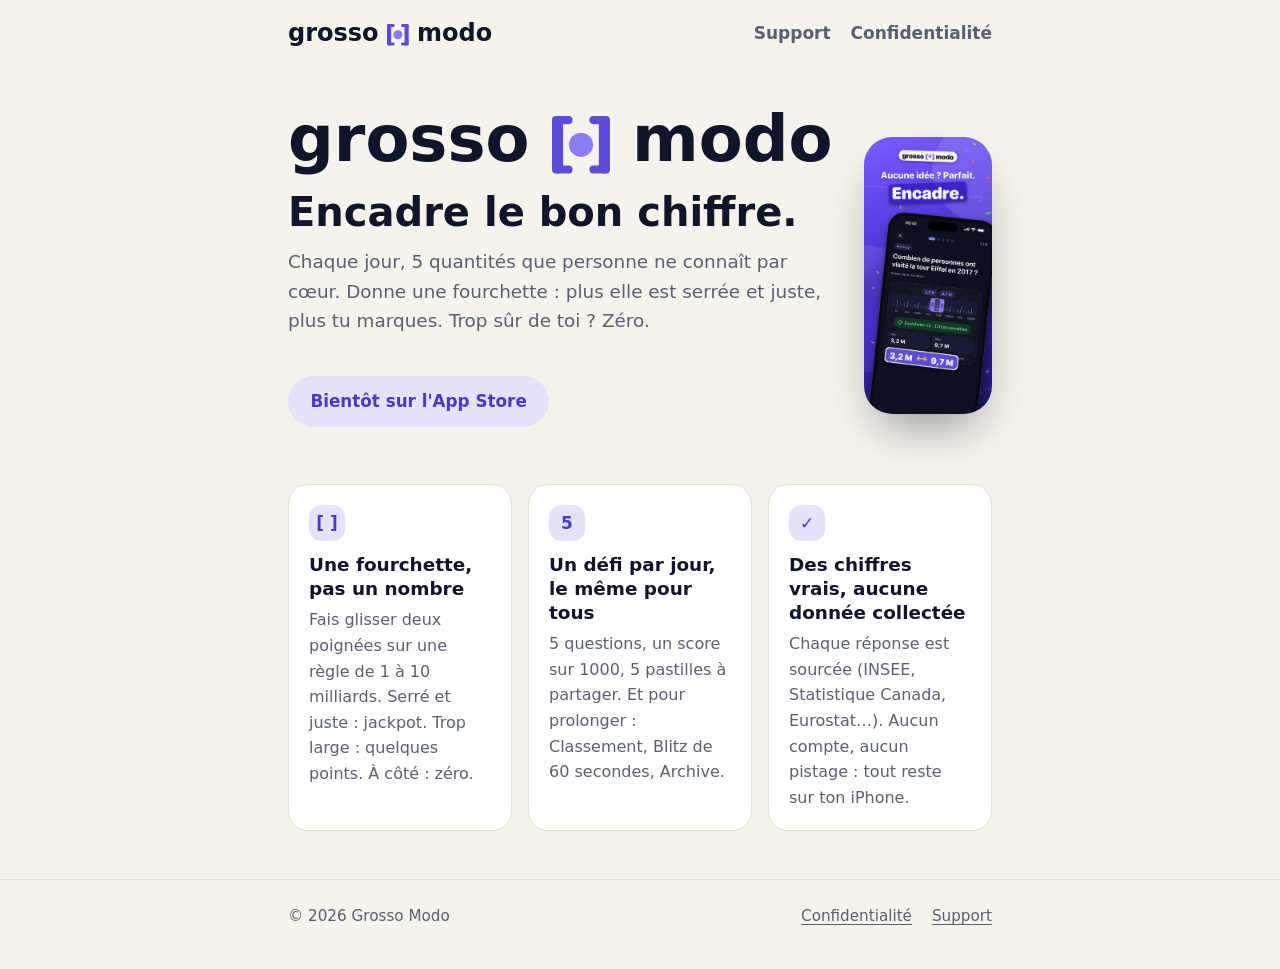
<file: index.html>
<!doctype html>
<html lang="fr">
<head>
  <meta charset="utf-8">
  <meta name="viewport" content="width=device-width, initial-scale=1">
  <title>Grosso Modo&nbsp;: jeu d'estimation</title>
  <meta name="description" content="Grosso Modo, le jeu quotidien d'estimation : 5 quantités que personne ne connaît par cœur, une fourchette pour chacune. Encadre le bon chiffre.">
  <meta name="theme-color" content="#F6F3EC" media="(prefers-color-scheme: light)">
  <meta name="theme-color" content="#0C1020" media="(prefers-color-scheme: dark)">
  <meta property="og:title" content="Grosso Modo : jeu d'estimation">
  <meta property="og:description" content="Encadre le bon chiffre. Un défi par jour, 5 questions, une fourchette par question.">
  <meta property="og:image" content="img/fourchette.png">
  <meta property="og:locale" content="fr_FR">
  <!-- Quand l'app sera publiée : bannière d'app intelligente de Safari (remplacer 0000000000 par l'identifiant App Store).
  <meta name="apple-itunes-app" content="app-id=0000000000">
  -->
  <link rel="icon" type="image/png" href="img/icone-64.png">
  <link rel="apple-touch-icon" href="img/icone-180.png">
  <link rel="stylesheet" href="style.css">
</head>
<body>
  <a class="skip" href="#contenu">Aller au contenu</a>

  <header class="site-header">
    <div class="wrap">
      <a class="logo" href="./" aria-label="Grosso Modo, accueil"><span aria-hidden="true">grosso <svg viewBox="0 0 100.7 100" width="0.906em" height="0.9em" focusable="false"><rect class="bracket" width="19.3" height="100" rx="10"/><rect class="bracket" width="35.7" height="14.2" rx="7.1"/><rect class="bracket" y="85.8" width="35.7" height="14.2" rx="7.1"/><rect class="bracket" x="81.4" width="19.3" height="100" rx="10"/><rect class="bracket" x="65" width="35.7" height="14.2" rx="7.1"/><rect class="bracket" x="65" y="85.8" width="35.7" height="14.2" rx="7.1"/><circle class="dot" cx="50.35" cy="50" r="21"/></svg> modo</span></a>
      <nav aria-label="Pages">
        <a href="support.html">Support</a>
        <a href="confidentialite.html">Confidentialité</a>
      </nav>
    </div>
  </header>

  <main id="contenu">
    <div class="wrap">
      <section class="hero" aria-labelledby="titre">
        <div>
          <p class="logo logo-xl" aria-hidden="true">grosso <svg viewBox="0 0 100.7 100" width="0.906em" height="0.9em" focusable="false"><rect class="bracket" width="19.3" height="100" rx="10"/><rect class="bracket" width="35.7" height="14.2" rx="7.1"/><rect class="bracket" y="85.8" width="35.7" height="14.2" rx="7.1"/><rect class="bracket" x="81.4" width="19.3" height="100" rx="10"/><rect class="bracket" x="65" width="35.7" height="14.2" rx="7.1"/><rect class="bracket" x="65" y="85.8" width="35.7" height="14.2" rx="7.1"/><circle class="dot" cx="50.35" cy="50" r="21"/></svg> modo</p>
          <h1 id="titre"><span class="visually-hidden">Grosso Modo&nbsp;: </span>Encadre le bon chiffre.</h1>
          <p class="lead">Chaque jour, 5 quantités que personne ne connaît par cœur. Donne une fourchette&nbsp;: plus elle est serrée et juste, plus tu marques. Trop sûr de toi&nbsp;? Zéro.</p>
          <!-- Quand l'app sera publiée, remplacer ce bouton par :
          <a class="btn" href="https://apps.apple.com/app/id0000000000"><svg viewBox="0 0 24 24" aria-hidden="true"><path d="M16.4 12.6c0-2.4 2-3.5 2-3.6-1.1-1.6-2.8-1.8-3.4-1.8-1.4-.1-2.8.9-3.5.9-.7 0-1.8-.8-3-.8-1.5 0-3 .9-3.8 2.3-1.6 2.8-.4 7 1.2 9.3.8 1.1 1.7 2.4 2.9 2.3 1.2 0 1.6-.7 3-.7s1.8.7 3 .7c1.3 0 2.1-1.1 2.8-2.3.9-1.3 1.3-2.5 1.3-2.6 0 0-2.5-1-2.5-3.7zM14.1 5.6c.6-.8 1.1-1.8 1-2.9-.9 0-2.1.6-2.7 1.4-.6.7-1.1 1.7-1 2.8 1 .1 2.1-.5 2.7-1.3z"/></svg>Télécharger dans l'App Store</a>
          -->
          <p class="btn btn-soon" id="app-store">Bientôt sur l'App Store</p>
        </div>
        <figure>
          <img src="img/fourchette.png" width="640" height="1387"
               alt="Capture de Grosso Modo : « Combien de personnes ont visité la tour Eiffel en 2017 ? », avec une fourchette de 3,2 millions à 9,7 millions posée sur une règle logarithmique.">
        </figure>
      </section>

      <ul class="points">
        <li>
          <span class="mark" aria-hidden="true">[ ]</span>
          <h2>Une fourchette, pas un nombre</h2>
          <p>Fais glisser deux poignées sur une règle de 1 à 10 milliards. Serré et juste&nbsp;: jackpot. Trop large&nbsp;: quelques points. À côté&nbsp;: zéro.</p>
        </li>
        <li>
          <span class="mark" aria-hidden="true">5</span>
          <h2>Un défi par jour, le même pour tous</h2>
          <p>5 questions, un score sur 1000, 5 pastilles à partager. Et pour prolonger&nbsp;: Classement, Blitz de 60 secondes, Archive.</p>
        </li>
        <li>
          <span class="mark" aria-hidden="true">✓</span>
          <h2>Des chiffres vrais, aucune donnée collectée</h2>
          <p>Chaque réponse est sourcée (INSEE, Statistique Canada, Eurostat…). Aucun compte, aucun pistage&nbsp;: tout reste sur ton iPhone.</p>
        </li>
      </ul>
    </div>
  </main>

  <footer class="site-footer">
    <div class="wrap">
      <p>© 2026 Grosso Modo</p>
      <nav aria-label="Liens utiles">
        <a href="confidentialite.html">Confidentialité</a>
        <a href="support.html">Support</a>
      </nav>
    </div>
  </footer>
</body>
</html>
</file>
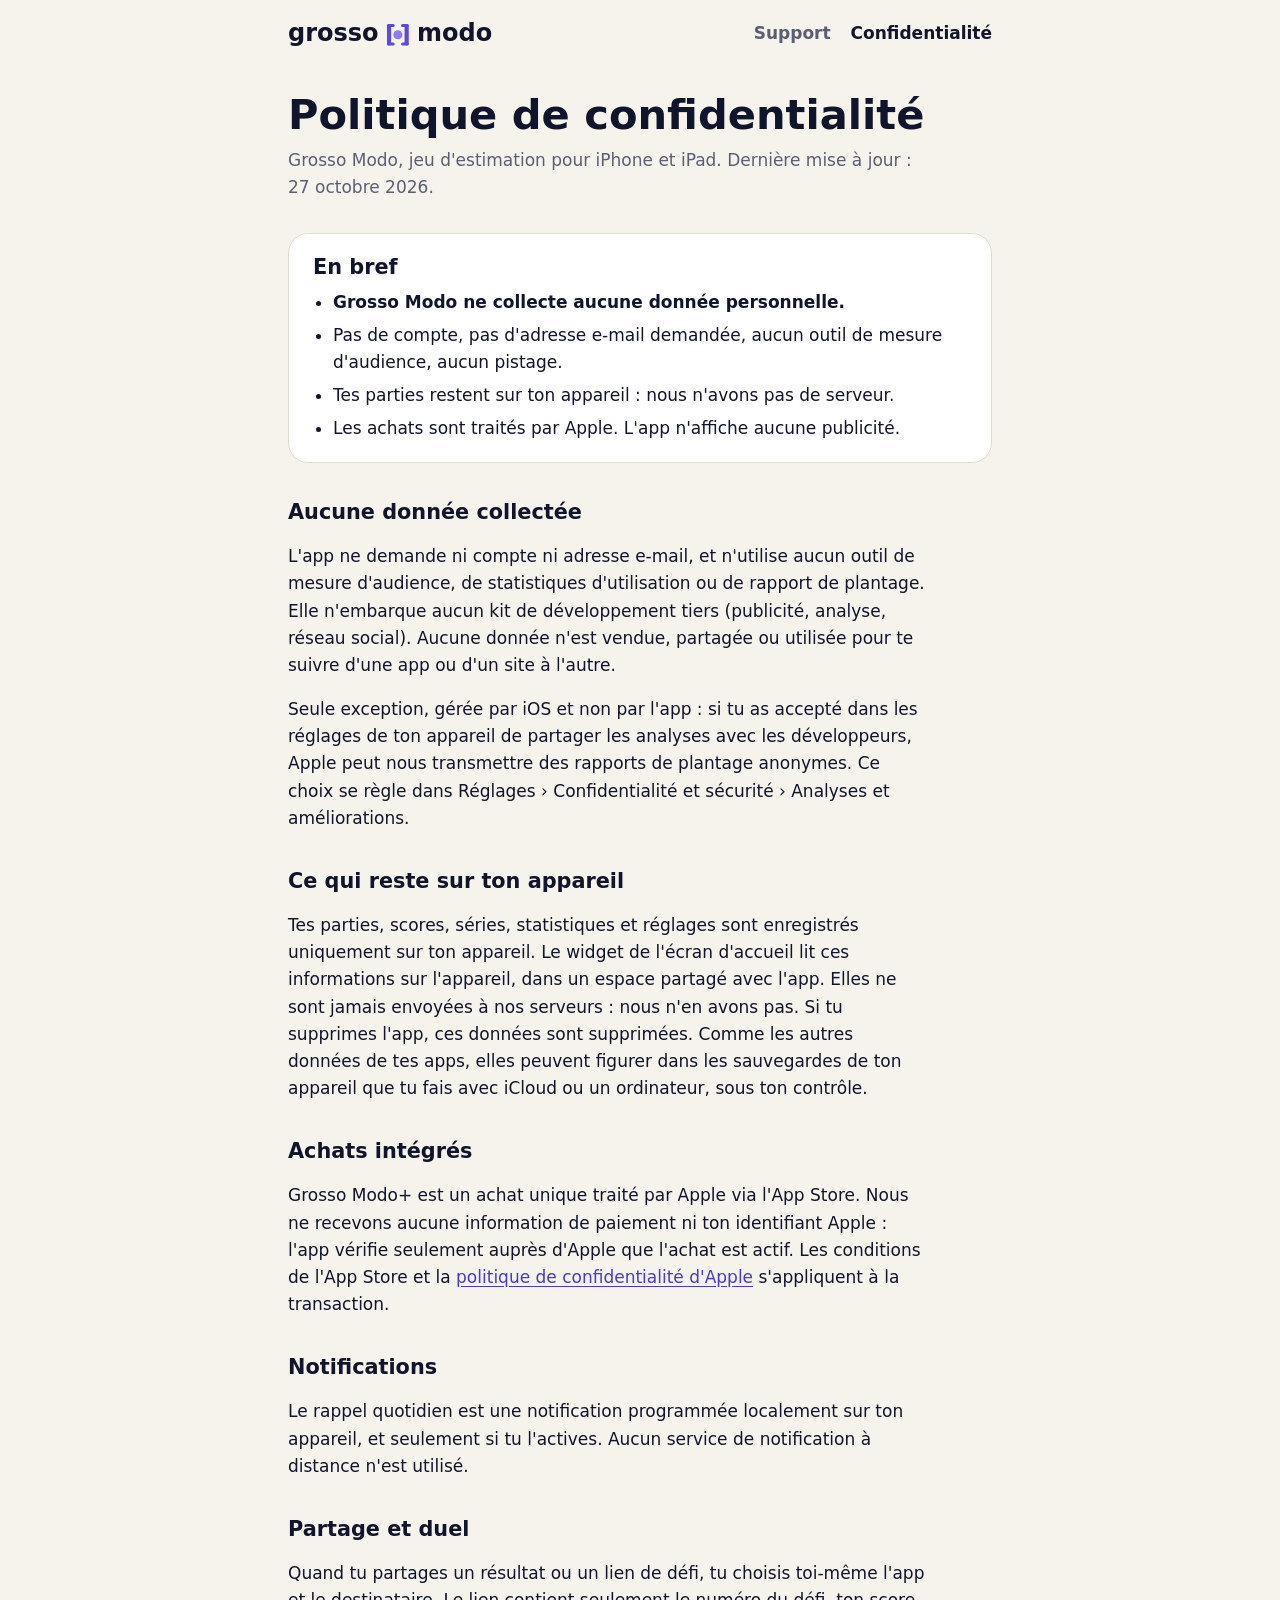
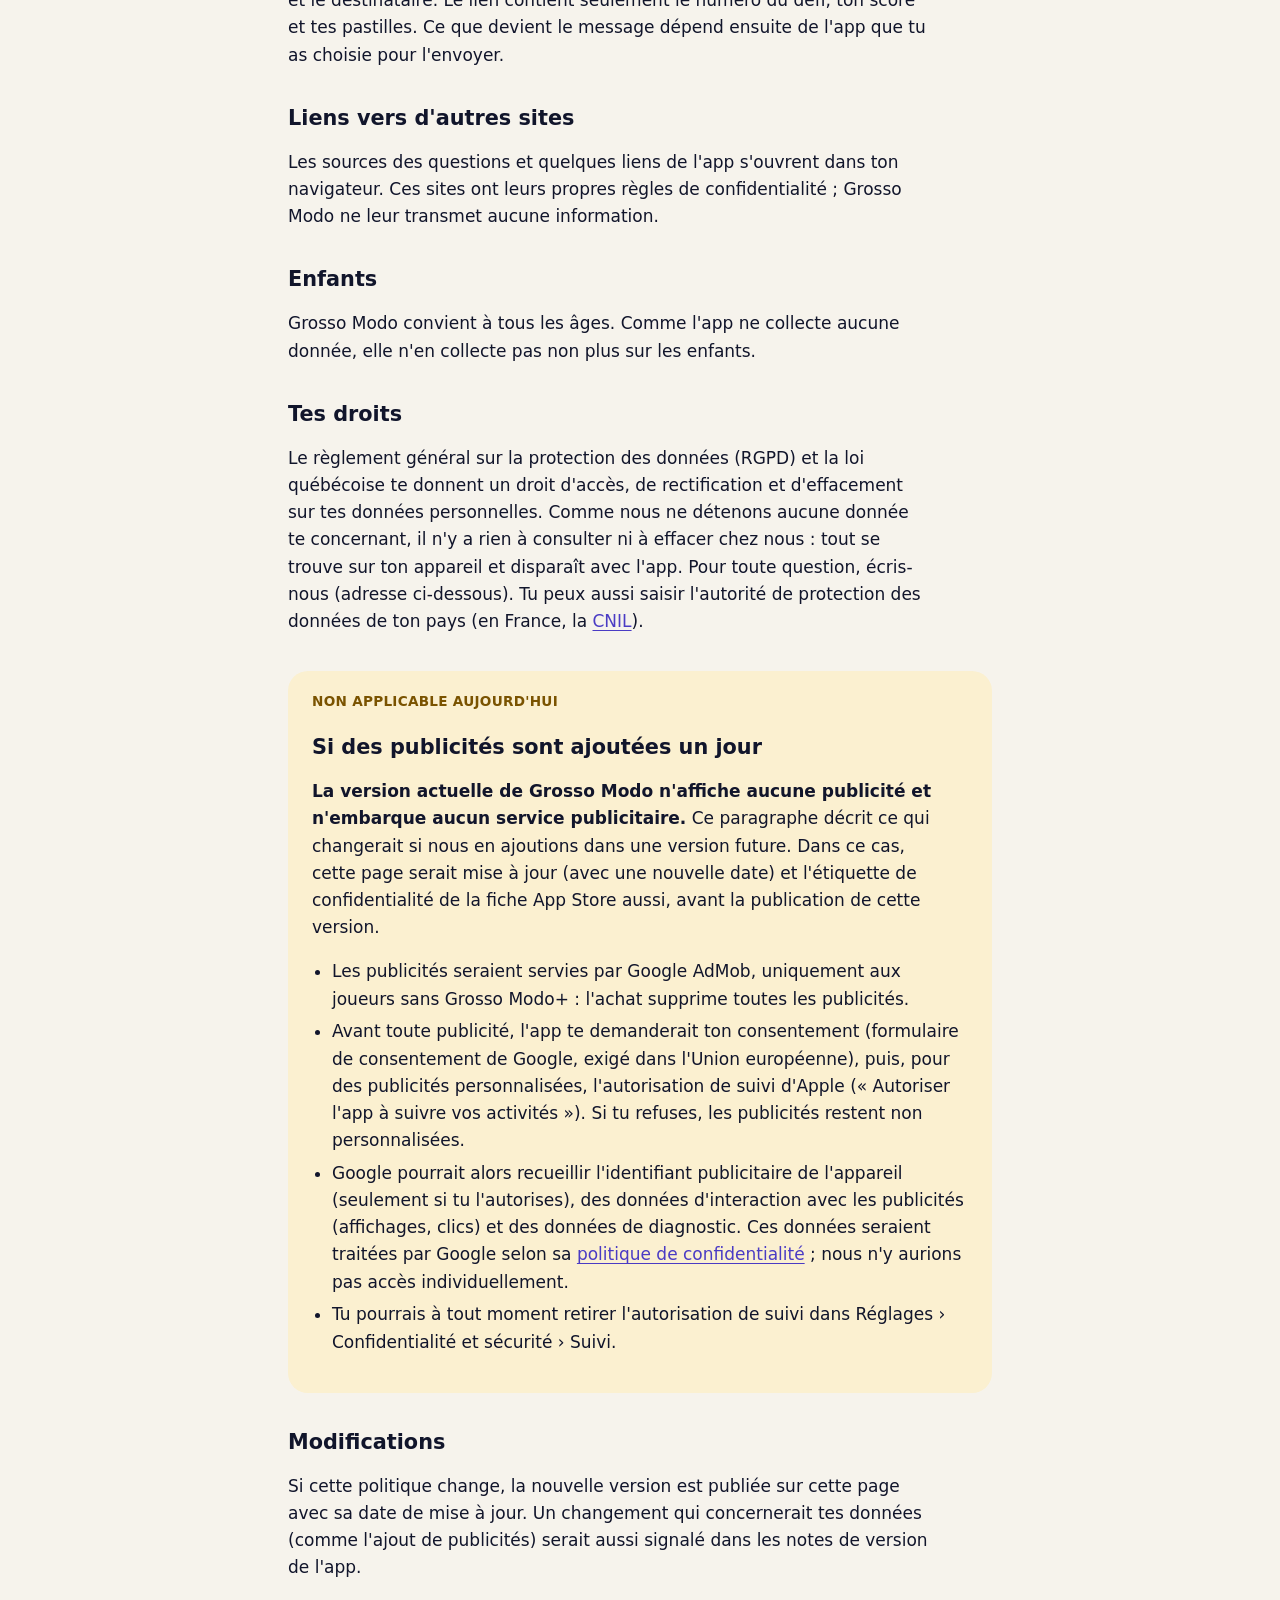
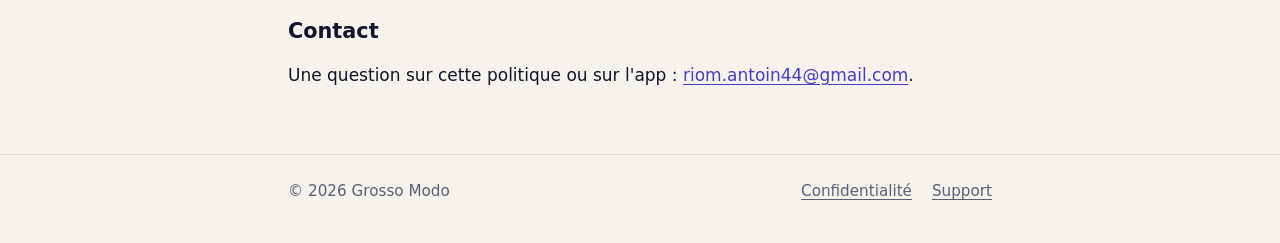
<file: confidentialite.html>
<!doctype html>
<html lang="fr">
<head>
  <meta charset="utf-8">
  <meta name="viewport" content="width=device-width, initial-scale=1">
  <title>Politique de confidentialité — Grosso Modo</title>
  <meta name="description" content="Politique de confidentialité de Grosso Modo : aucune donnée collectée, pas de compte, achats traités par Apple.">
  <meta name="theme-color" content="#F6F3EC" media="(prefers-color-scheme: light)">
  <meta name="theme-color" content="#0C1020" media="(prefers-color-scheme: dark)">
  <link rel="icon" type="image/png" href="img/icone-64.png">
  <link rel="apple-touch-icon" href="img/icone-180.png">
  <link rel="stylesheet" href="style.css">
</head>
<body>
  <a class="skip" href="#contenu">Aller au contenu</a>

  <header class="site-header">
    <div class="wrap">
      <a class="logo" href="./" aria-label="Grosso Modo, accueil"><span aria-hidden="true">grosso <svg viewBox="0 0 100.7 100" width="0.906em" height="0.9em" focusable="false"><rect class="bracket" width="19.3" height="100" rx="10"/><rect class="bracket" width="35.7" height="14.2" rx="7.1"/><rect class="bracket" y="85.8" width="35.7" height="14.2" rx="7.1"/><rect class="bracket" x="81.4" width="19.3" height="100" rx="10"/><rect class="bracket" x="65" width="35.7" height="14.2" rx="7.1"/><rect class="bracket" x="65" y="85.8" width="35.7" height="14.2" rx="7.1"/><circle class="dot" cx="50.35" cy="50" r="21"/></svg> modo</span></a>
      <nav aria-label="Pages">
        <a href="support.html">Support</a>
        <a href="confidentialite.html" aria-current="page">Confidentialité</a>
      </nav>
    </div>
  </header>

  <main id="contenu" class="page">
    <div class="wrap">
      <h1>Politique de confidentialité</h1>
      <p class="meta">Grosso Modo, jeu d'estimation pour iPhone et iPad. Dernière mise à jour&nbsp;: <time datetime="2026-10-27">27 octobre 2026</time>.</p>

      <div class="summary">
        <h2 id="en-bref">En bref</h2>
        <ul>
          <li><strong>Grosso Modo ne collecte aucune donnée personnelle.</strong></li>
          <li>Pas de compte, pas d'adresse e‑mail demandée, aucun outil de mesure d'audience, aucun pistage.</li>
          <li>Tes parties restent sur ton appareil&nbsp;: nous n'avons pas de serveur.</li>
          <li>Les achats sont traités par Apple. L'app n'affiche aucune publicité.</li>
        </ul>
      </div>

      <h2>Aucune donnée collectée</h2>
      <p>L'app ne demande ni compte ni adresse e‑mail, et n'utilise aucun outil de mesure d'audience, de statistiques d'utilisation ou de rapport de plantage. Elle n'embarque aucun kit de développement tiers (publicité, analyse, réseau social). Aucune donnée n'est vendue, partagée ou utilisée pour te suivre d'une app ou d'un site à l'autre.</p>
      <p>Seule exception, gérée par iOS et non par l'app&nbsp;: si tu as accepté dans les réglages de ton appareil de partager les analyses avec les développeurs, Apple peut nous transmettre des rapports de plantage anonymes. Ce choix se règle dans Réglages › Confidentialité et sécurité › Analyses et améliorations.</p>

      <h2>Ce qui reste sur ton appareil</h2>
      <p>Tes parties, scores, séries, statistiques et réglages sont enregistrés uniquement sur ton appareil. Le widget de l'écran d'accueil lit ces informations sur l'appareil, dans un espace partagé avec l'app. Elles ne sont jamais envoyées à nos serveurs&nbsp;: nous n'en avons pas. Si tu supprimes l'app, ces données sont supprimées. Comme les autres données de tes apps, elles peuvent figurer dans les sauvegardes de ton appareil que tu fais avec iCloud ou un ordinateur, sous ton contrôle.</p>

      <h2>Achats intégrés</h2>
      <p>Grosso Modo+ est un achat unique traité par Apple via l'App Store. Nous ne recevons aucune information de paiement ni ton identifiant Apple&nbsp;: l'app vérifie seulement auprès d'Apple que l'achat est actif. Les conditions de l'App Store et la <a href="https://www.apple.com/fr/legal/privacy/">politique de confidentialité d'Apple</a> s'appliquent à la transaction.</p>

      <h2>Notifications</h2>
      <p>Le rappel quotidien est une notification programmée localement sur ton appareil, et seulement si tu l'actives. Aucun service de notification à distance n'est utilisé.</p>

      <h2>Partage et duel</h2>
      <p>Quand tu partages un résultat ou un lien de défi, tu choisis toi-même l'app et le destinataire. Le lien contient seulement le numéro du défi, ton score et tes pastilles. Ce que devient le message dépend ensuite de l'app que tu as choisie pour l'envoyer.</p>

      <h2>Liens vers d'autres sites</h2>
      <p>Les sources des questions et quelques liens de l'app s'ouvrent dans ton navigateur. Ces sites ont leurs propres règles de confidentialité&nbsp;; Grosso Modo ne leur transmet aucune information.</p>

      <h2>Enfants</h2>
      <p>Grosso Modo convient à tous les âges. Comme l'app ne collecte aucune donnée, elle n'en collecte pas non plus sur les enfants.</p>

      <h2>Tes droits</h2>
      <p>Le règlement général sur la protection des données (RGPD) et la loi québécoise te donnent un droit d'accès, de rectification et d'effacement sur tes données personnelles. Comme nous ne détenons aucune donnée te concernant, il n'y a rien à consulter ni à effacer chez nous&nbsp;: tout se trouve sur ton appareil et disparaît avec l'app. Pour toute question, écris-nous (adresse ci-dessous). Tu peux aussi saisir l'autorité de protection des données de ton pays (en France, la <a href="https://www.cnil.fr/">CNIL</a>).</p>

      <section class="conditional" aria-labelledby="si-pubs">
        <p class="tag">Non applicable aujourd'hui</p>
        <h2 id="si-pubs">Si des publicités sont ajoutées un jour</h2>
        <p><strong>La version actuelle de Grosso Modo n'affiche aucune publicité et n'embarque aucun service publicitaire.</strong> Ce paragraphe décrit ce qui changerait si nous en ajoutions dans une version future. Dans ce cas, cette page serait mise à jour (avec une nouvelle date) et l'étiquette de confidentialité de la fiche App Store aussi, avant la publication de cette version.</p>
        <ul>
          <li>Les publicités seraient servies par Google AdMob, uniquement aux joueurs sans Grosso Modo+&nbsp;: l'achat supprime toutes les publicités.</li>
          <li>Avant toute publicité, l'app te demanderait ton consentement (formulaire de consentement de Google, exigé dans l'Union européenne), puis, pour des publicités personnalisées, l'autorisation de suivi d'Apple («&nbsp;Autoriser l'app à suivre vos activités&nbsp;»). Si tu refuses, les publicités restent non personnalisées.</li>
          <li>Google pourrait alors recueillir l'identifiant publicitaire de l'appareil (seulement si tu l'autorises), des données d'interaction avec les publicités (affichages, clics) et des données de diagnostic. Ces données seraient traitées par Google selon sa <a href="https://policies.google.com/privacy?hl=fr">politique de confidentialité</a>&nbsp;; nous n'y aurions pas accès individuellement.</li>
          <li>Tu pourrais à tout moment retirer l'autorisation de suivi dans Réglages › Confidentialité et sécurité › Suivi.</li>
        </ul>
      </section>

      <h2>Modifications</h2>
      <p>Si cette politique change, la nouvelle version est publiée sur cette page avec sa date de mise à jour. Un changement qui concernerait tes données (comme l'ajout de publicités) serait aussi signalé dans les notes de version de l'app.</p>

      <h2>Contact</h2>
      <p>Une question sur cette politique ou sur l'app&nbsp;: <a href="mailto:riom.antoin44@gmail.com?subject=Grosso%20Modo%20%E2%80%94%20Confidentialit%C3%A9">riom.antoin44@gmail.com</a>.</p>
    </div>
  </main>

  <footer class="site-footer">
    <div class="wrap">
      <p>© 2026 Grosso Modo</p>
      <nav aria-label="Liens utiles">
        <a href="confidentialite.html">Confidentialité</a>
        <a href="support.html">Support</a>
      </nav>
    </div>
  </footer>
</body>
</html>
</file>
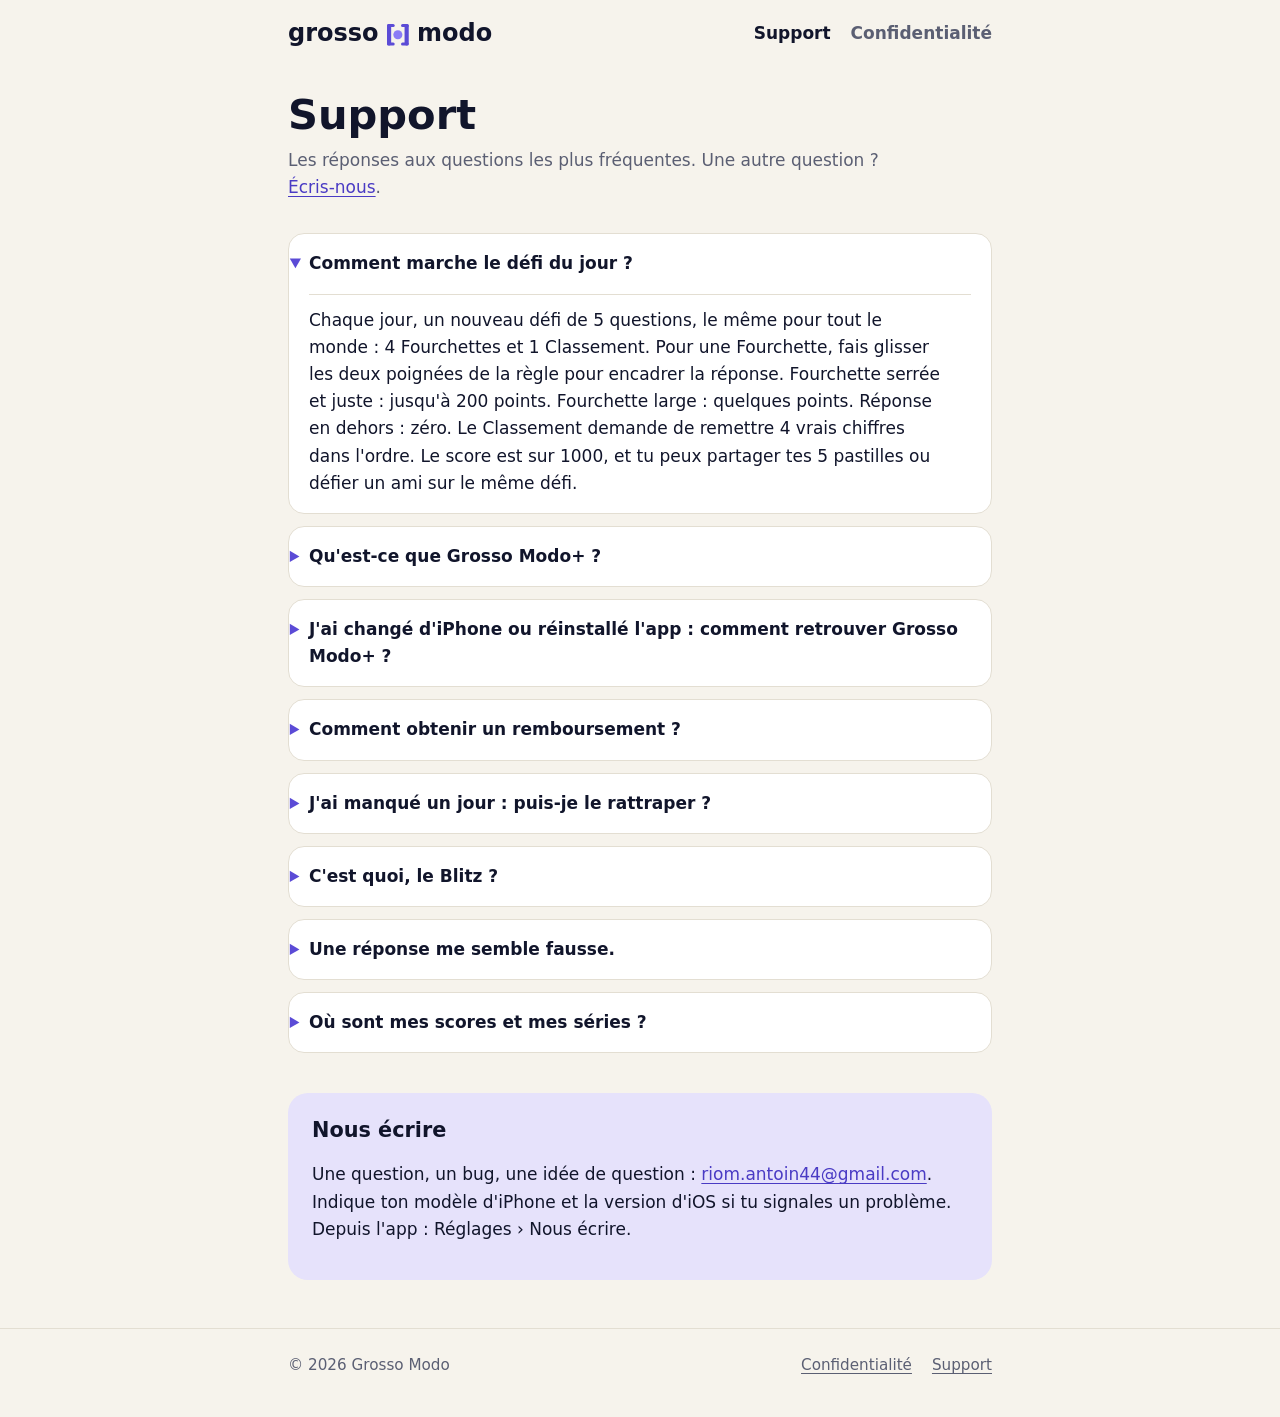
<file: support.html>
<!doctype html>
<html lang="fr">
<head>
  <meta charset="utf-8">
  <meta name="viewport" content="width=device-width, initial-scale=1">
  <title>Support — Grosso Modo</title>
  <meta name="description" content="Aide et contact pour Grosso Modo : défi du jour, Grosso Modo+, restauration des achats, Archive, Blitz.">
  <meta name="theme-color" content="#F6F3EC" media="(prefers-color-scheme: light)">
  <meta name="theme-color" content="#0C1020" media="(prefers-color-scheme: dark)">
  <link rel="icon" type="image/png" href="img/icone-64.png">
  <link rel="apple-touch-icon" href="img/icone-180.png">
  <link rel="stylesheet" href="style.css">
</head>
<body>
  <a class="skip" href="#contenu">Aller au contenu</a>

  <header class="site-header">
    <div class="wrap">
      <a class="logo" href="./" aria-label="Grosso Modo, accueil"><span aria-hidden="true">grosso <svg viewBox="0 0 100.7 100" width="0.906em" height="0.9em" focusable="false"><rect class="bracket" width="19.3" height="100" rx="10"/><rect class="bracket" width="35.7" height="14.2" rx="7.1"/><rect class="bracket" y="85.8" width="35.7" height="14.2" rx="7.1"/><rect class="bracket" x="81.4" width="19.3" height="100" rx="10"/><rect class="bracket" x="65" width="35.7" height="14.2" rx="7.1"/><rect class="bracket" x="65" y="85.8" width="35.7" height="14.2" rx="7.1"/><circle class="dot" cx="50.35" cy="50" r="21"/></svg> modo</span></a>
      <nav aria-label="Pages">
        <a href="support.html" aria-current="page">Support</a>
        <a href="confidentialite.html">Confidentialité</a>
      </nav>
    </div>
  </header>

  <main id="contenu" class="page">
    <div class="wrap">
      <h1>Support</h1>
      <p class="meta">Les réponses aux questions les plus fréquentes. Une autre question&nbsp;? <a href="#contact">Écris-nous</a>.</p>

      <div class="faq">
        <details open>
          <summary>Comment marche le défi du jour&nbsp;?</summary>
          <p>Chaque jour, un nouveau défi de 5 questions, le même pour tout le monde&nbsp;: 4 Fourchettes et 1 Classement. Pour une Fourchette, fais glisser les deux poignées de la règle pour encadrer la réponse. Fourchette serrée et juste&nbsp;: jusqu'à 200 points. Fourchette large&nbsp;: quelques points. Réponse en dehors&nbsp;: zéro. Le Classement demande de remettre 4 vrais chiffres dans l'ordre. Le score est sur 1000, et tu peux partager tes 5 pastilles ou défier un ami sur le même défi.</p>
        </details>
        <details>
          <summary>Qu'est-ce que Grosso Modo+&nbsp;?</summary>
          <p>Un achat unique, sans abonnement&nbsp;: 4,99 € en France (prix local ailleurs), une fois pour toutes. Il débloque le Blitz illimité, toute l'archive des défis passés, la suppression de toute publicité et les catégories thématiques à venir. Le défi du jour reste gratuit pour tout le monde, sans limite.</p>
        </details>
        <details>
          <summary>J'ai changé d'iPhone ou réinstallé l'app&nbsp;: comment retrouver Grosso Modo+&nbsp;?</summary>
          <p>Connecte-toi à l'App Store avec le même identifiant Apple que pour l'achat, puis ouvre Réglages › Découvrir Grosso Modo+ dans l'app et touche «&nbsp;Restaurer mes achats&nbsp;». L'achat est réactivé sans nouveau paiement.</p>
        </details>
        <details>
          <summary>Comment obtenir un remboursement&nbsp;?</summary>
          <p>Les paiements sont gérés par Apple&nbsp;: nous ne pouvons pas rembourser nous-mêmes. Fais ta demande sur <a href="https://reportaproblem.apple.com/">reportaproblem.apple.com</a>.</p>
        </details>
        <details>
          <summary>J'ai manqué un jour&nbsp;: puis-je le rattraper&nbsp;?</summary>
          <p>Oui, avec l'Archive. Les défis des 7 derniers jours restent jouables gratuitement. Les jours plus anciens s'ouvrent avec Grosso Modo+. Une partie d'archive ne compte pas pour ta série de jours.</p>
        </details>
        <details>
          <summary>C'est quoi, le Blitz&nbsp;?</summary>
          <p>60 secondes, un chiffre, quatre propositions&nbsp;: trouve laquelle correspond, enchaîne les bonnes réponses et bats ton record, dans la catégorie de ton choix. Une partie complète est offerte chaque jour. Le Blitz est illimité avec Grosso Modo+.</p>
        </details>
        <details>
          <summary>Une réponse me semble fausse.</summary>
          <p>Chaque chiffre vient d'une source publique, indiquée sous «&nbsp;Pourquoi&nbsp;?&nbsp;» après chaque question. Si tu penses qu'une valeur est fausse ou dépassée, écris-nous en citant la question&nbsp;: on vérifie et on corrige vite.</p>
        </details>
        <details>
          <summary>Où sont mes scores et mes séries&nbsp;?</summary>
          <p>Sur ton appareil uniquement&nbsp;: il n'y a pas de compte. Ils suivent les sauvegardes de ton iPhone, et disparaissent si tu supprimes l'app. Détails dans la <a href="confidentialite.html">politique de confidentialité</a>.</p>
        </details>
      </div>

      <section class="contact" id="contact" aria-labelledby="titre-contact">
        <h2 id="titre-contact">Nous écrire</h2>
        <p>Une question, un bug, une idée de question&nbsp;: <a href="mailto:riom.antoin44@gmail.com?subject=Grosso%20Modo%20%E2%80%94%20Support">riom.antoin44@gmail.com</a>. Indique ton modèle d'iPhone et la version d'iOS si tu signales un problème. Depuis l'app&nbsp;: Réglages › Nous écrire.</p>
      </section>
    </div>
  </main>

  <footer class="site-footer">
    <div class="wrap">
      <p>© 2026 Grosso Modo</p>
      <nav aria-label="Liens utiles">
        <a href="confidentialite.html">Confidentialité</a>
        <a href="support.html">Support</a>
      </nav>
    </div>
  </footer>
</body>
</html>
</file>
<file: style.css>
/* Grosso Modo : feuille de style unique du site (sans dépendance).
   Identité « Encre & Violet électrique » (DECISIONS n° 7) : papier #F6F3EC / encre #0C1020,
   violet électrique, SF Rounded. Couleurs reprises de Estime/DesignSystem/DesignSystem.swift. */

:root {
  color-scheme: light dark;
  --bg: #F6F3EC;
  --bg-2: #EEEAE0;
  --surface: #FFFFFF;
  --border: #E3DED2;
  --ink: #11152B;
  --ink-2: #5B5F73;
  --accent: #5B4BD6;
  --accent-text: #4A3BC4;
  --accent-soft: #E6E2FB;
  --on-accent: #FFFFFF;
  --logo-bracket: #5B4BD6;
  --logo-dot: #8B7CF6;
  --warning-soft: #FBF0D0;
  --warning-text: #7A5300;
  --radius: 20px;
  --font: ui-rounded, "SF Pro Rounded", "SF Pro Display", -apple-system, BlinkMacSystemFont, system-ui,
          "Segoe UI", Roboto, "Helvetica Neue", Arial, sans-serif;
}

@media (prefers-color-scheme: dark) {
  :root {
    --bg: #0C1020;
    --bg-2: #111630;
    --surface: #161B33;
    --border: #2A3050;
    --ink: #F2F1EA;
    --ink-2: #A3A7BC;
    --accent: #8B7CF6;
    --accent-text: #A79BFF;
    --accent-soft: #2A2659;
    --on-accent: #0C1020;
    --logo-bracket: #8B7CF6;
    --warning-soft: #3D3012;
    --warning-text: #FFD469;
  }
}

*, *::before, *::after { box-sizing: border-box; }

html { -webkit-text-size-adjust: 100%; text-size-adjust: 100%; }

body {
  margin: 0;
  background: var(--bg);
  color: var(--ink);
  font-family: var(--font);
  font-size: 1.0625rem;
  line-height: 1.6;
}

a { color: var(--accent-text); text-underline-offset: 0.18em; }
a:hover { text-decoration-thickness: 2px; }
:focus-visible { outline: 3px solid var(--accent); outline-offset: 3px; border-radius: 6px; }

.skip {
  position: absolute; left: 1rem; top: -4rem; z-index: 10;
  background: var(--accent); color: var(--on-accent); padding: 0.5rem 1rem; border-radius: 999px;
  font-weight: 700; text-decoration: none;
}
.skip:focus { top: 1rem; }

.wrap { width: 100%; max-width: 46rem; margin: 0 auto; padding: 0 1rem; }

/* En-tête */
.site-header { padding: 1.25rem 0; }
.site-header .wrap { display: flex; align-items: center; justify-content: space-between; gap: 1rem; flex-wrap: wrap; }
.site-header nav { display: flex; gap: 1.25rem; font-weight: 600; }
.site-header nav a { color: var(--ink-2); text-decoration: none; }
.site-header nav a:hover, .site-header nav a[aria-current="page"] { color: var(--ink); }

/* Logotype « grosso [•] modo » : minuscules SF Rounded Black, glyphe [•] dessiné en SVG
   (proportions de BracketGlyph, DECISIONS n° 34), centre du point aligné sur le milieu de la hauteur d'x. */
.logo {
  display: inline-block;
  font-weight: 900; letter-spacing: 0; color: var(--ink); text-decoration: none;
  font-size: 1.5rem; line-height: 1; white-space: nowrap;
}
.logo svg { display: inline-block; height: 0.9em; width: 0.906em; vertical-align: -0.19em; overflow: visible; }
.logo .bracket { fill: var(--logo-bracket); }
.logo .dot { fill: var(--logo-dot); }
.logo-xl { font-size: clamp(2.5rem, 11vw, 4rem); }

main { padding-bottom: 3rem; }

/* Accueil */
.hero { display: grid; gap: 2rem; align-items: center; padding: 1.5rem 0 2.5rem; }
.hero h1 { font-size: clamp(1.75rem, 6vw, 2.5rem); line-height: 1.15; margin: 1rem 0 0.75rem; font-weight: 800; }
.hero .lead { color: var(--ink-2); font-size: 1.15rem; margin: 0 0 1.5rem; }
.hero figure { margin: 0; justify-self: center; }
.hero img { display: block; width: 100%; max-width: 300px; height: auto; border-radius: 28px;
            box-shadow: 0 24px 48px -16px rgba(12, 16, 32, 0.45); }

@media (min-width: 46rem) {
  .hero { grid-template-columns: 1.15fr 1fr; padding-top: 2.5rem; }
}

.btn {
  display: inline-flex; align-items: center; gap: 0.6rem; min-height: 48px;
  padding: 0.75rem 1.4rem; border-radius: 999px; font-weight: 800; font-size: 1.05rem;
  background: var(--accent); color: var(--on-accent); text-decoration: none; border: 0;
}
.btn:hover { filter: brightness(1.08); text-decoration: none; }
.btn-soon { background: var(--accent-soft); color: var(--accent-text); cursor: default; }
.btn-soon:hover { filter: none; }
.btn svg { width: 1.2em; height: 1.2em; fill: currentColor; flex: none; }

.points { list-style: none; margin: 0; padding: 0; display: grid; gap: 1rem; }
@media (min-width: 46rem) { .points { grid-template-columns: repeat(3, 1fr); } }
.points li { background: var(--surface); border: 1px solid var(--border); border-radius: var(--radius); padding: 1.25rem; }
.points h2 { font-size: 1.15rem; line-height: 1.3; margin: 0 0 0.4rem; font-weight: 800; }
.points p { margin: 0; color: var(--ink-2); font-size: 1rem; }
.points .mark { display: inline-grid; place-items: center; width: 2.25rem; height: 2.25rem; border-radius: 12px;
                background: var(--accent-soft); color: var(--accent-text); font-weight: 900; margin-bottom: 0.75rem; }

/* Pages de texte */
.page h1 { font-size: clamp(1.9rem, 7vw, 2.6rem); line-height: 1.15; margin: 1.5rem 0 0.5rem; font-weight: 800; }
.page .meta { color: var(--ink-2); margin: 0 0 2rem; }
.page h2 { font-size: 1.3rem; line-height: 1.3; margin: 2.25rem 0 0.5rem; font-weight: 800; }
.page h3 { font-size: 1.1rem; margin: 1.5rem 0 0.25rem; font-weight: 700; }
.page p, .page li { max-width: 40rem; }
.page ul { padding-left: 1.25rem; }
.page li + li { margin-top: 0.35rem; }

.summary { background: var(--surface); border: 1px solid var(--border); border-radius: var(--radius); padding: 1.25rem 1.5rem; }
.summary h2 { margin-top: 0; }
.summary ul { margin: 0; }

.conditional { background: var(--warning-soft); border-radius: var(--radius); padding: 0.25rem 1.5rem 1.25rem; margin-top: 2.25rem; }
.conditional h2 { margin-top: 1.25rem; }
.conditional .tag { display: inline-block; font-size: 0.85rem; font-weight: 800; letter-spacing: 0.02em; text-transform: uppercase;
                    color: var(--warning-text); margin: 1rem 0 0; }

/* FAQ */
.faq details { background: var(--surface); border: 1px solid var(--border); border-radius: 16px; padding: 0 1.25rem; }
.faq details + details { margin-top: 0.75rem; }
.faq summary { cursor: pointer; font-weight: 700; padding: 1rem 0; list-style-position: outside; }
.faq summary::marker { color: var(--accent); }
.faq details[open] summary { border-bottom: 1px solid var(--border); margin-bottom: 0.75rem; }
.faq details p { margin: 0 0 1rem; }
.contact { margin-top: 2.5rem; background: var(--accent-soft); border-radius: var(--radius); padding: 1.25rem 1.5rem; }
.contact h2 { margin-top: 0.25rem; }

/* Pied */
.site-footer { border-top: 1px solid var(--border); padding: 1.5rem 0 2.5rem; color: var(--ink-2); font-size: 0.95rem; }
.site-footer .wrap { display: flex; flex-wrap: wrap; gap: 0.75rem 1.5rem; align-items: center; justify-content: space-between; }
.site-footer nav { display: flex; gap: 1.25rem; flex-wrap: wrap; }
.site-footer a { color: var(--ink-2); }
.site-footer a:hover { color: var(--ink); }
.site-footer p { margin: 0; }

@media (prefers-reduced-motion: no-preference) {
  .btn { transition: filter 0.15s ease; }
}

.visually-hidden {
  position: absolute !important; width: 1px; height: 1px; padding: 0; margin: -1px;
  overflow: hidden; clip: rect(0 0 0 0); white-space: nowrap; border: 0;
}

.hero .logo-xl { margin: 0; }
@media (max-width: 45.99rem) {
  .hero { padding-top: 0.5rem; gap: 1.5rem; }
}
</file>
